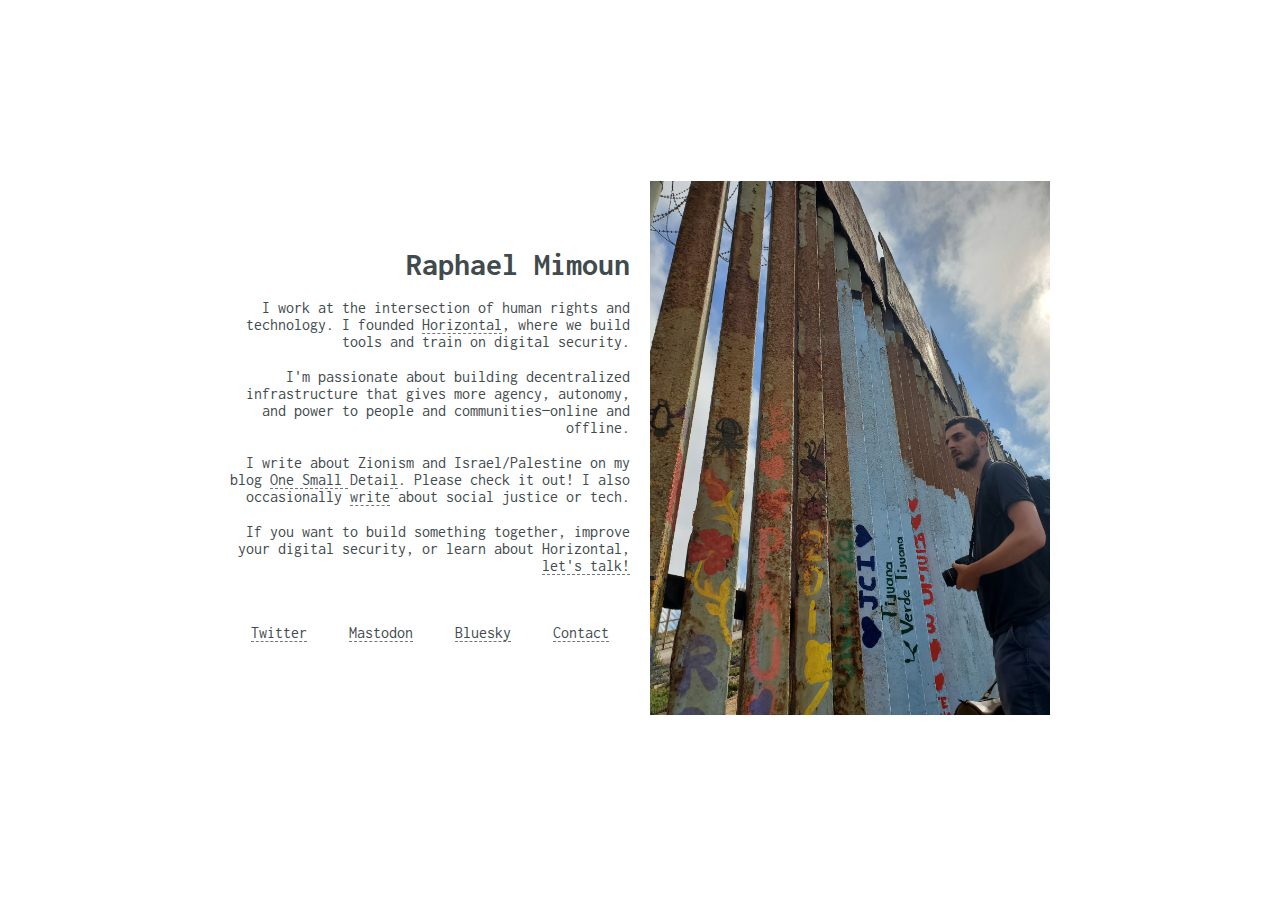
<file: index.html>
<!DOCTYPE html>

<html>

    <head>
        <link href="resources/css/index.css" rel="stylesheet">
        <meta name="viewport" content="width=device-width,initial-scale=1">
        <link rel="preconnect" href="https://fonts.googleapis.com">
        <link rel="preconnect" href="https://fonts.gstatic.com" crossorigin>
        <link href="https://fonts.googleapis.com/css2?family=Inconsolata:wght@200;300;400;500;600;700;800;900&display=swap" rel="stylesheet"> 
        <title>
            Raphael Mimoun
        </title>
    </head>

    <body>
        <main>
            <div class="section" id="text">
                <div id="bio">
                    <h1>Raphael Mimoun</h1>
                    <br>
                    <p>
                        I work at the intersection of human rights and technology. I founded <a href="https://wearehorizontal.org" target="_blank">Horizontal</a>, where we build tools and train on digital security.
                    </p>
                    <br>
                    <p>
                        I'm passionate about building decentralized infrastructure that gives more agency, autonomy, and power to people and communities—online and offline. 
                    </p>
                    <br>
                    <p>
                        I write about Zionism and Israel/Palestine on my blog <a href="https://onesmalldetail.blog?source=personal-website" target="_blank">One Small Detail</a>. Please check it out! I also occasionally <a href="./writing.html" target="_blank">write</a> about social justice or tech. 
                    </p>
                    <br>
                    <p>
                        If you want to build something together, improve your digital security, or learn about Horizontal, <a href="/contact.html">let's talk!</a>
                    </p>
                </div>
                <div id="home-links">
                    <div class="button">
                        <a class="button-text" href="https://twitter.com/RaphMim" target="_blank">Twitter</a>
                    </div>

                    <div class="button">
                        <a class="button-text" href="https://social.coop/@raph" target="_blank">Mastodon</a>
                    </div>

                    <div class="button">
                        <a class="button-text" href="https://bsky.app/profile/raphmim.bsky.social" target="_blank">Bluesky</a>
                    </div>
                        
                    <div class="button">
                        <a class="button-text" href="./contact.html">Contact</a>    
                    </div>
                </div>
            </div>

            <div class="section">
                <div id="pic-side">
                    <img id="tijuana" src="./resources/img/tijuana.jpg">
                </div>
            </div>
        </main>
    </body>

</html>
</file>
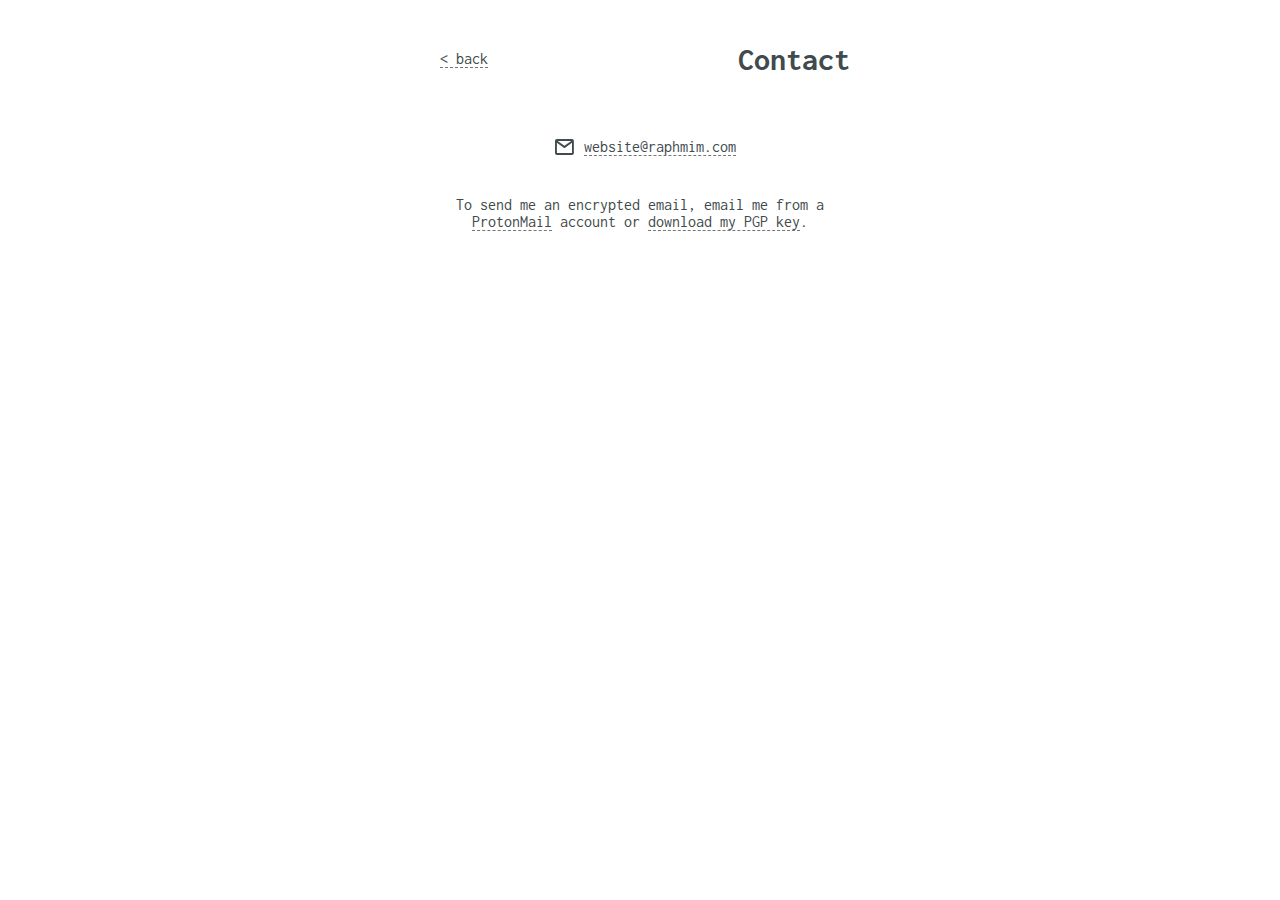
<file: contact.html>
<!DOCTYPE html>

<html>

    <head>
        <title>Raphael Mimoun - Contact</title>
        <link type="text/css" rel="stylesheet" href="../resources/css/index.css"/>
        <meta name="viewport" content="width=device-width,initial-scale=1">
        <link rel="preconnect" href="https://fonts.googleapis.com">
        <link rel="preconnect" href="https://fonts.gstatic.com" crossorigin>
        <link href="https://fonts.googleapis.com/css2?family=Inconsolata:wght@200;300;400;500;600;700;800;900&display=swap" rel="stylesheet"> 
    </head>
    </head>

    <body-standardized>

        <div class="heading">
                
            <div class="button">
                <a class="button-text" href="/" id="back">< back</a>
            </div>
                
            <div id="heading">
                <h1>Contact</h1>
            </div>
                    
        </div>
        
        <contact-list>


        <!-- Main content-->
        <main id="main-content-contact">

            <div class="contact-method" id="Email">
                <img id="twitter-icon" src="../resources/img/email-icon-grey.svg">
                <a href="mailto:website@raphmim.com">website@raphmim.com</a>
            </div>

            <div id="protonmail-note">
                <p>
                    To send me an encrypted email, email me from a <a href="https://protonmail.com" target="_blank">ProtonMail</a> account or <a href="../resources/files/publickey.raphmim@protonmail.com-80cc8ef2bcda58f8134f9354b25ae8f27523c739.asc" download>download my PGP key</a>.  
                </p>
            </div>
            
        </main>

    </body>
</file>
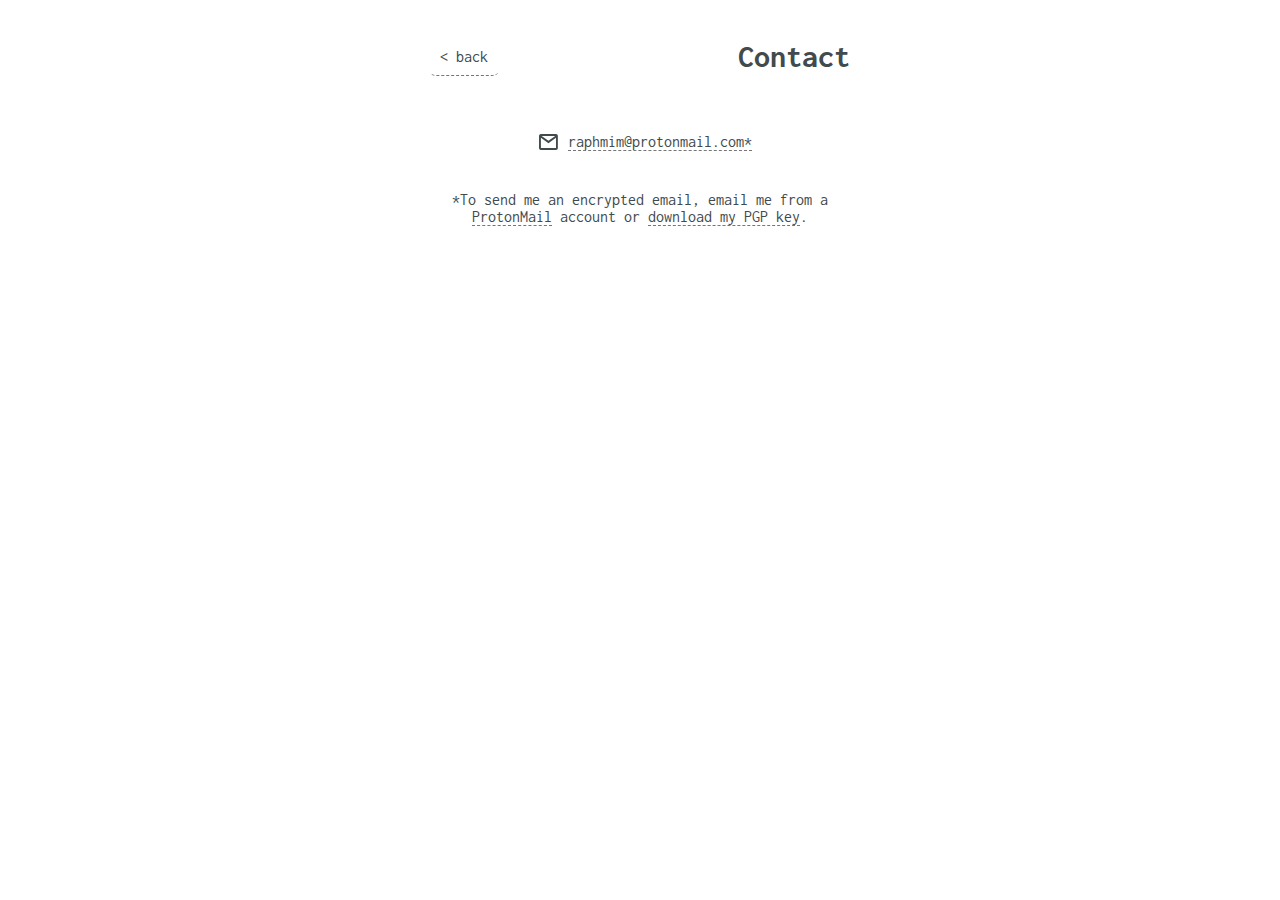
<file: html/contact.html>
<!DOCTYPE html>

<html>

    <head>
        <title>Raphael Mimoun - Contact</title>
        <link type="text/css" rel="stylesheet" href="../resources/css/index.css"/>
        <meta name="viewport" content="width=device-width,initial-scale=1">
        <link rel="preconnect" href="https://fonts.googleapis.com">
        <link rel="preconnect" href="https://fonts.gstatic.com" crossorigin>
        <link href="https://fonts.googleapis.com/css2?family=Inconsolata:wght@200;300;400;500;600;700;800;900&display=swap" rel="stylesheet"> 
    </head>
    </head>

    <body-standardized>

        <div class="heading">
                
            <div>
                <a class="button" href="../index.html" id="back">< back</a>
            </div>
                
            <div id="heading">
                <h1>Contact</h1>
            </div>
                    
        </div>
        
        <contact-list>


        <!-- Main content-->
        <main id="main-content-contact">

            <div class="contact-method" id="Email">
                <img id="twitter-icon" src="../resources/img/email-icon-grey.svg">
                <a href="mailto:raphmim@protonmail">raphmim@protonmail.com*</a>
            </div>

            <div id="protonmail-note">
                <p>
                    *To send me an encrypted email, email me from a <a href="https://protonmail.com" target="_blank">ProtonMail</a> account or <a href="../resources/files/publickey.raphmim@protonmail.com-80cc8ef2bcda58f8134f9354b25ae8f27523c739.asc" download>download my PGP key</a>.  
                </p>
                </div>


            
        </main>

    </body>
</file>
<file: resources/css/index.css>
/* SITE WIDE STYLES */

* {
    background-color: white;
    margin: 0;
    padding: 0;
}

html,
body {
  height: 100%;
}

p,
a,
h1 {
    color: #414A4C;
    font-family: "Inconsolata", monospace;
    text-decoration: none;
}

.button {
  padding: 10px;
  border-radius: 10%;
}

.button:hover,
.button:hover * {
  background-color: #F5F5F5;
}

a.button-text,
a {
    border-bottom: 1px #757575 dashed;
}


/* HOMEPAGE */

body {
  display: flex;
  justify-content: center;
}

main {
    display: flex;
    flex-direction: row;
    justify-content: center;
    align-items: center;
}

.section { 
    width: 400px;
    margin: 10px;
}

#tijuana {
    width: 100%;
    height: auto;
}

#text {
    display: flex;
    flex-direction: column;
    text-align: right;
}

@media only screen and (max-width: 900px) {
  main {
    flex-direction: column-reverse;
  }

  #text {
    text-align: center;
  }

  #home-links {
    margin-bottom: 40px;
  }

}

#home-links {
    display: flex;
    justify-content: space-around;
    margin-top: 40px;
}

/* WRITING & CONTACT PAGES */

.heading {
  display: flex;
  flex-direction: row;
  align-items: center;
  justify-content: space-between;
  padding: 40px;
}

body-standardized {
    display: flex;
    flex-direction: column;
    width: 500px;
    margin: 0 auto 100px auto;
}

@media only screen and (max-width: 500px) {
  body-standardized {
    width: 100%;
  }
}

/* Writing page */
  
  .article {
    border-bottom: 0.5px solid lightgrey;
    display: grid;
    grid-template-rows: minmax(7px, 1fr);
    padding: 20px 40px;
    row-gap: 10px;
    transition: 200ms background-color ease-in-out;
    text-align: justify;
    text-decoration: none;
  }
  
  .article:hover {
    background-color: #F5F5F5;
  }

  .article * {
      transition: 200ms background-color ease-in-out;
  }

  .article:hover *   {
    background-color: #F5F5F5;
    color: #424242;
  }
  
  .publication {
    display: flex;
    justify-content: space-between;
    color: #757575;
  }

/* Contact page */

#main-content-contact {
  display: flex;
  flex-direction: column;
}

.contact-method,
#protonmail-note {
  display: flex;
  padding: 20px 40px;
  text-align: center;
}

#twitter-icon {
  padding: 0 10px;
}
</file>
